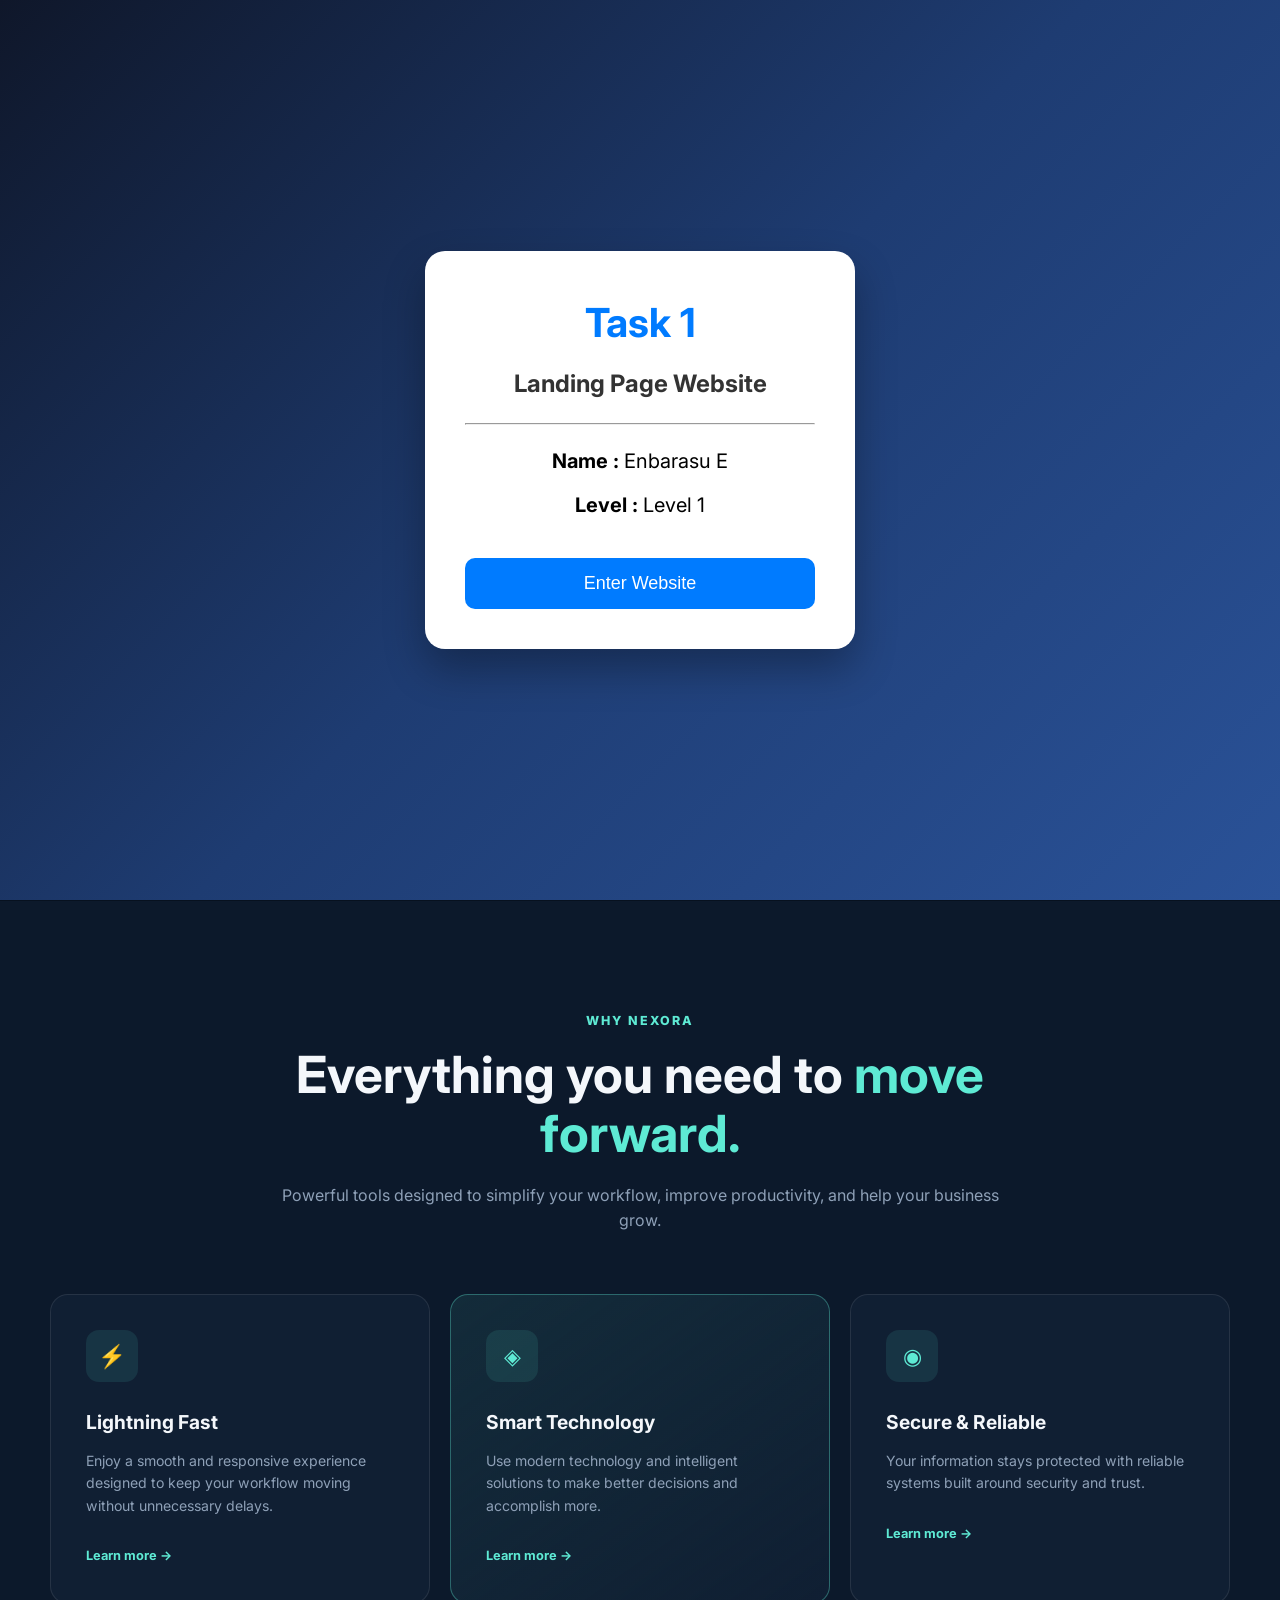
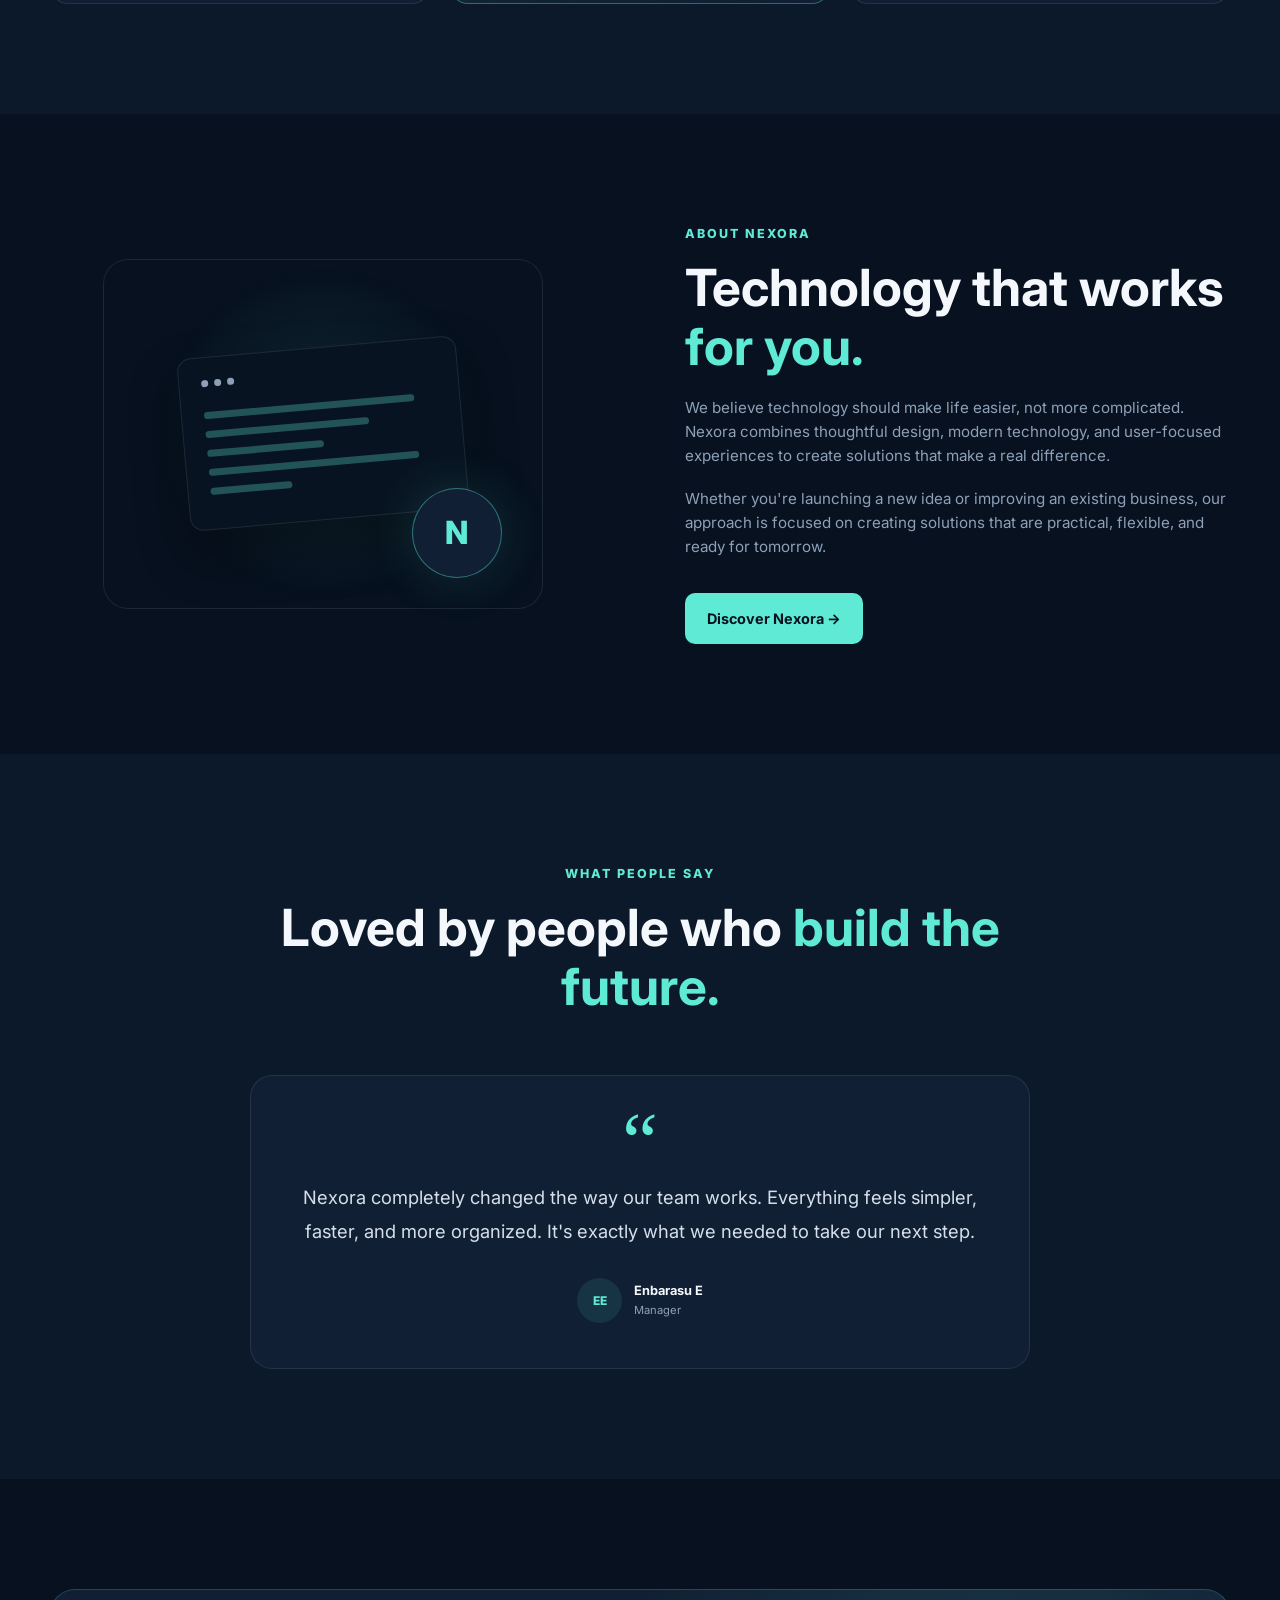
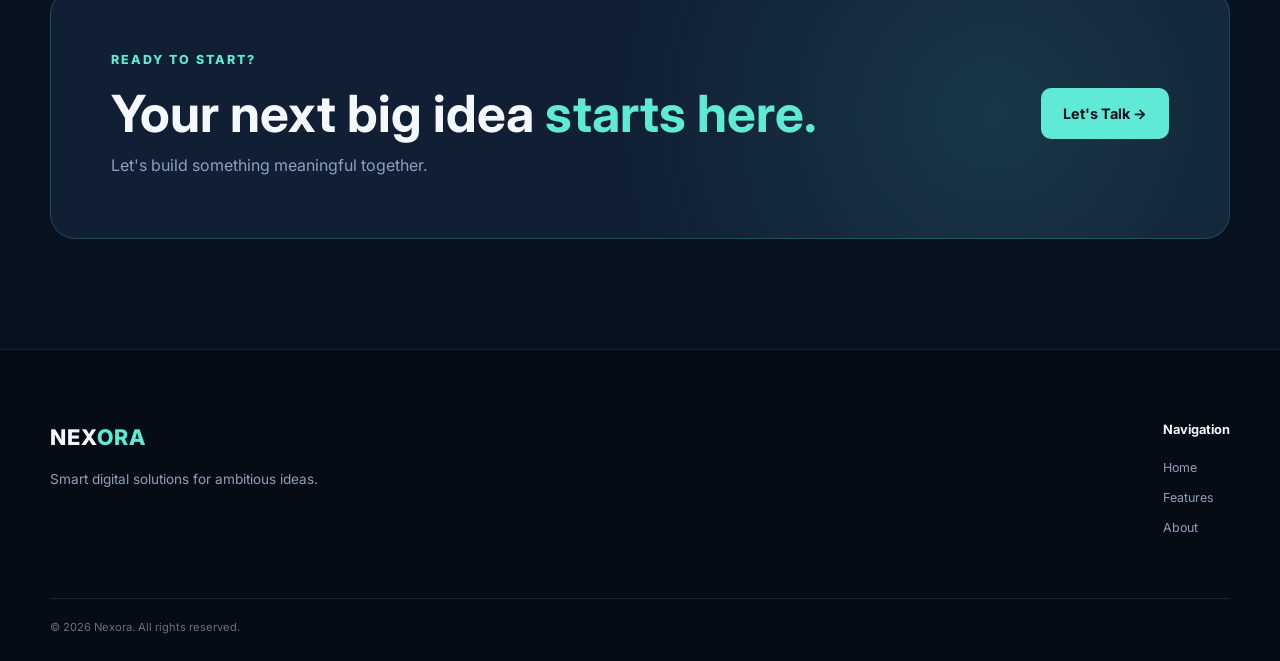
<file: WebDev-L1-LandingPage/index.html>
<!DOCTYPE html>
<html lang="en">
<head>
    <meta charset="UTF-8">
    <meta name="viewport" content="width=device-width, initial-scale=1.0">

    <title>Nexora | Smart Digital Solutions</title>

    <link rel="stylesheet" href="style.css">

    <!-- Google Font -->
    <link rel="preconnect" href="https://fonts.googleapis.com">
    <link rel="preconnect" href="https://fonts.gstatic.com" crossorigin>
    <link href="https://fonts.googleapis.com/css2?family=Inter:wght@400;500;600;700;800&display=swap" rel="stylesheet">
</head>

<body>
    <!-- Intro Screen -->
<div id="intro">

    <div class="intro-card">

        <h1>Task 1</h1>

        <h2>Landing Page Website</h2>

        <hr>

        <p><strong>Name :</strong> Enbarasu E</p>

        <p><strong>Level :</strong> Level 1</p>

        <button onclick="enterWebsite()">
            Enter Website
        </button>

    </div>

</div>

    <!-- ================= NAVIGATION ================= -->
    <header class="navbar">
        <div class="nav-container">

            <a href="#home" class="logo">
                NEX<span>ORA</span>
            </a>

            <nav class="nav-links">
                <a href="#home">Home</a>
                <a href="#features">Features</a>
                <a href="#about">About</a>
                <a href="#contact">Contact</a>
            </nav>

            <a href="#contact" class="nav-button">Get Started</a>

        </div>
    </header>


    <!-- ================= HERO SECTION ================= -->
    <main>

        <section class="hero" id="home">

            <div class="hero-container">

                <div class="hero-content">

                    <div class="badge">
                        ✦ Smart solutions for a better future
                    </div>

                    <h1>
                        Build smarter.
                        <span>Grow faster.</span>
                    </h1>

                    <p>
                        Nexora helps modern businesses turn bold ideas into
                        powerful digital experiences that are simple, scalable,
                        and built for the future.
                    </p>

                    <div class="hero-buttons">
                        <a href="#contact" class="primary-button">
                            Start Your Journey →
                        </a>

                        <a href="#features" class="secondary-button">
                            Explore Features
                        </a>
                    </div>

                    <div class="hero-stats">

                        <div class="stat">
                            <strong>10K+</strong>
                            <span>Users</span>
                        </div>

                        <div class="stat">
                            <strong>98%</strong>
                            <span>Satisfaction</span>
                        </div>

                        <div class="stat">
                            <strong>24/7</strong>
                            <span>Support</span>
                        </div>

                    </div>

                </div>


                <!-- Hero visual -->
                <div class="hero-visual">

                    <div class="glow-circle"></div>

                    <div class="dashboard-card">

                        <div class="dashboard-top">
                            <span>Performance</span>
                            <span class="online">● Live</span>
                        </div>

                        <div class="chart">
                            <div class="chart-line"></div>

                            <div class="chart-point point-one"></div>
                            <div class="chart-point point-two"></div>
                            <div class="chart-point point-three"></div>
                            <div class="chart-point point-four"></div>
                            <div class="chart-point point-five"></div>
                        </div>

                        <div class="dashboard-bottom">

                            <div>
                                <small>Growth</small>
                                <strong>+42.8%</strong>
                            </div>

                            <div class="growth-icon">
                                ↗
                            </div>

                        </div>

                    </div>

                    <div class="floating-card card-one">
                        <span>⚡</span>
                        <div>
                            <strong>Fast</strong>
                            <small>Performance</small>
                        </div>
                    </div>

                    <div class="floating-card card-two">
                        <span>✓</span>
                        <div>
                            <strong>Secure</strong>
                            <small>Protected</small>
                        </div>
                    </div>

                </div>

            </div>

        </section>


        <!-- ================= FEATURES SECTION ================= -->
        <section class="features section" id="features">

            <div class="section-heading">

                <p class="section-label">WHY NEXORA</p>

                <h2>
                    Everything you need to
                    <span>move forward.</span>
                </h2>

                <p class="section-description">
                    Powerful tools designed to simplify your workflow,
                    improve productivity, and help your business grow.
                </p>

            </div>


            <div class="feature-grid">

                <article class="feature-card">

                    <div class="feature-icon">⚡</div>

                    <h3>Lightning Fast</h3>

                    <p>
                        Enjoy a smooth and responsive experience designed
                        to keep your workflow moving without unnecessary delays.
                    </p>

                    <a href="#contact">Learn more →</a>

                </article>


                <article class="feature-card featured">

                    <div class="feature-icon">◈</div>

                    <h3>Smart Technology</h3>

                    <p>
                        Use modern technology and intelligent solutions
                        to make better decisions and accomplish more.
                    </p>

                    <a href="#contact">Learn more →</a>

                </article>


                <article class="feature-card">

                    <div class="feature-icon">◉</div>

                    <h3>Secure & Reliable</h3>

                    <p>
                        Your information stays protected with reliable
                        systems built around security and trust.
                    </p>

                    <a href="#contact">Learn more →</a>

                </article>

            </div>

        </section>


        <!-- ================= ABOUT SECTION ================= -->
        <section class="about section" id="about">

            <div class="about-container">

                <div class="about-visual">

                    <div class="about-box">

                        <div class="mini-window">

                            <div class="window-header">
                                <span></span>
                                <span></span>
                                <span></span>
                            </div>

                            <div class="code-line long"></div>
                            <div class="code-line medium"></div>
                            <div class="code-line short"></div>
                            <div class="code-line long"></div>
                            <div class="code-line tiny"></div>

                        </div>

                        <div class="about-circle">
                            N
                        </div>

                    </div>

                </div>


                <div class="about-content">

                    <p class="section-label">ABOUT NEXORA</p>

                    <h2>
                        Technology that works
                        <span>for you.</span>
                    </h2>

                    <p>
                        We believe technology should make life easier, not
                        more complicated. Nexora combines thoughtful design,
                        modern technology, and user-focused experiences to
                        create solutions that make a real difference.
                    </p>

                    <p>
                        Whether you're launching a new idea or improving an
                        existing business, our approach is focused on creating
                        solutions that are practical, flexible, and ready
                        for tomorrow.
                    </p>

                    <a href="#contact" class="primary-button">
                        Discover Nexora →
                    </a>

                </div>

            </div>

        </section>


        <!-- ================= TESTIMONIAL SECTION ================= -->
        <section class="testimonial section">

            <div class="section-heading">

                <p class="section-label">WHAT PEOPLE SAY</p>

                <h2>
                    Loved by people who
                    <span>build the future.</span>
                </h2>

            </div>


            <div class="testimonial-card">

                <div class="quote-mark">
                    “
                </div>

                <p class="testimonial-text">
                    Nexora completely changed the way our team works.
                    Everything feels simpler, faster, and more organized.
                    It's exactly what we needed to take our next step.
                </p>

                <div class="person">

                    <div class="avatar">
                        EE
                    </div>

                    <div>
                        <strong>Enbarasu E</strong>
                        <span>Manager</span>
                    </div>

                </div>

            </div>

        </section>


        <!-- ================= CTA SECTION ================= -->
        <section class="cta section" id="contact">

            <div class="cta-container">

                <div>
                    <p class="section-label">READY TO START?</p>

                    <h2>
                        Your next big idea
                        <span>starts here.</span>
                    </h2>

                    <p>
                        Let's build something meaningful together.
                    </p>
                </div>

                <a href="mailto:enbarasu2006@gmail.com" class ="primary-button">
                    Let's Talk →
                </a>

            </div>

        </section>

    </main>


    <!-- ================= FOOTER ================= -->
    <footer class="footer">

        <div class="footer-container">

            <div class="footer-brand">

                <a href="#home" class="logo">
                    NEX<span>ORA</span>
                </a>

                <p>
                    Smart digital solutions for ambitious ideas.
                </p>

            </div>


            <div class="footer-links">

                <div>
                    <h4>Navigation</h4>
                    <a href="#home">Home</a>
                    <a href="#features">Features</a>
                    <a href="#about">About</a>
                </div>


            </div>

        </div>


        <div class="footer-bottom">

            <p>
                © 2026 Nexora. All rights reserved.
            </p>

        </div>

    </footer>
    <script>
        function enterWebsite() {
    document.getElementById("intro").style.display = "none";
    document.getElementById("website").style.display = "block";
}
    </script>

</body>
</html>
</file>
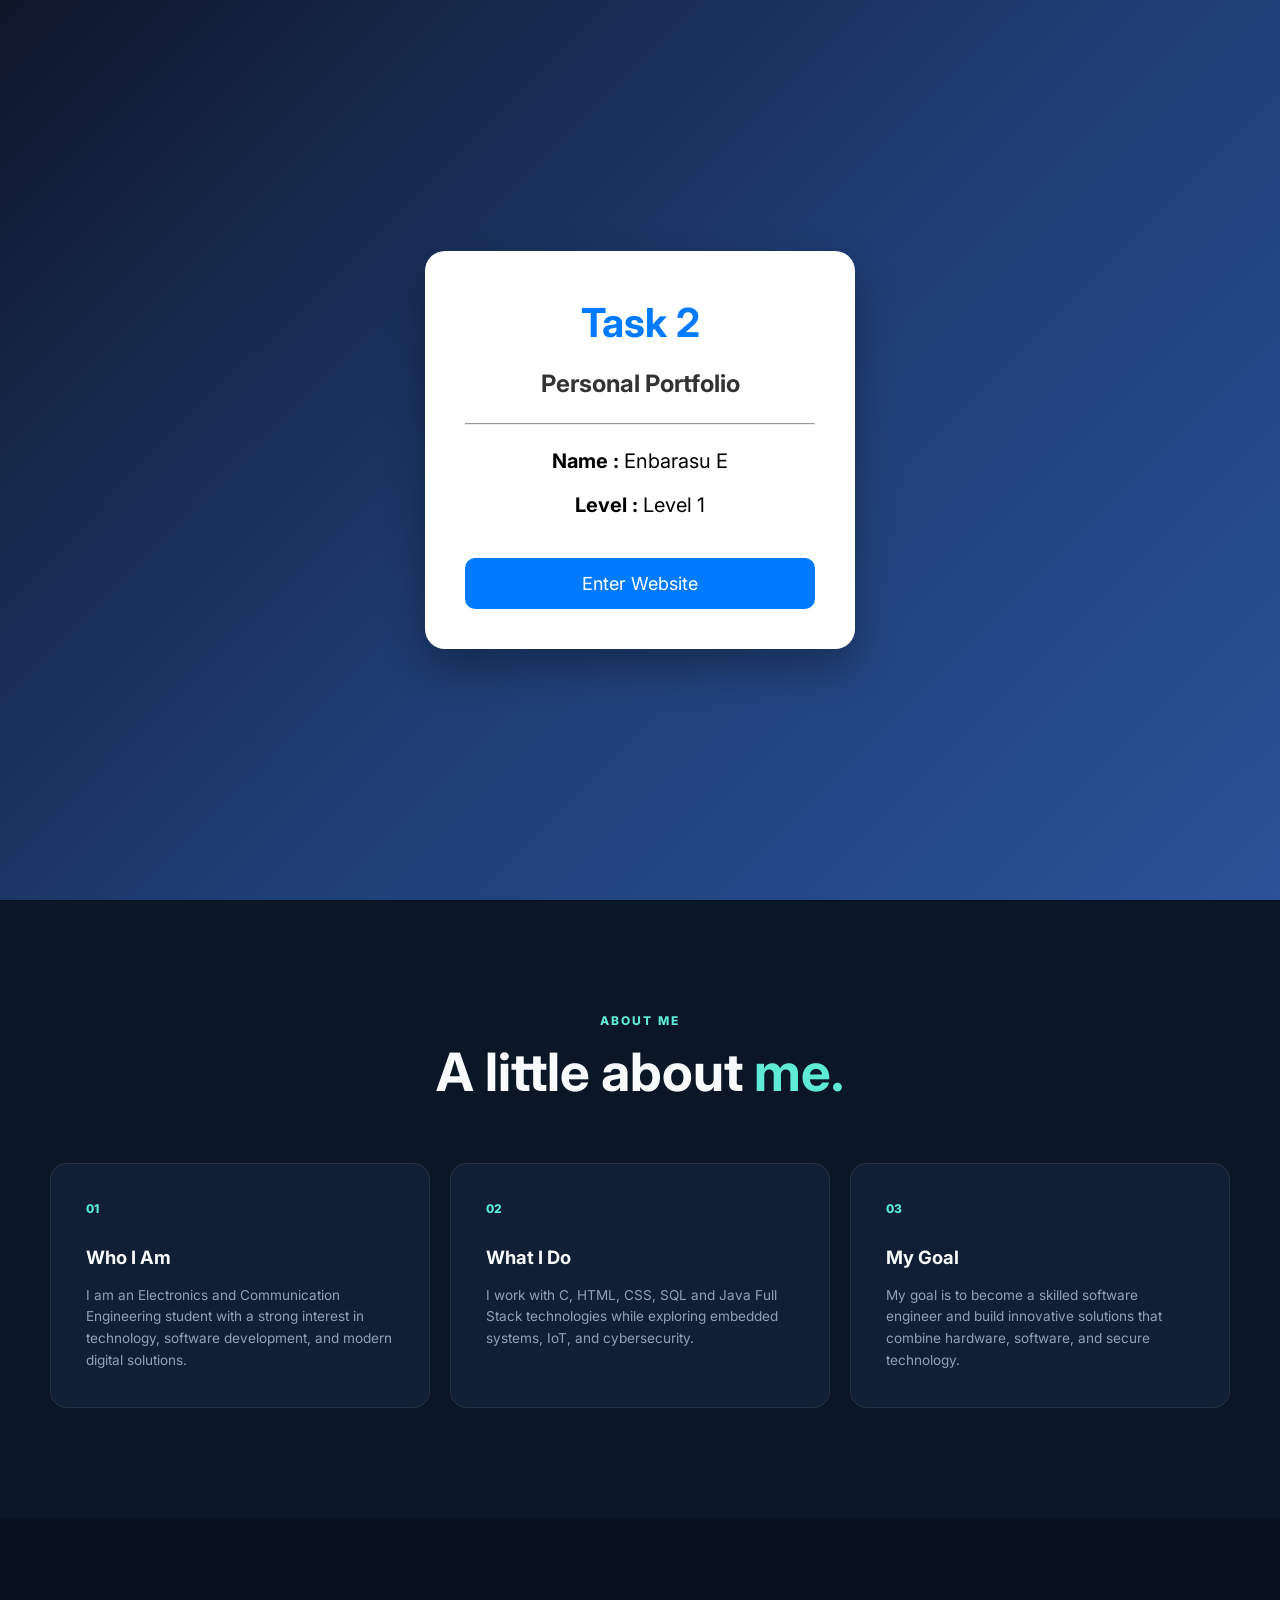
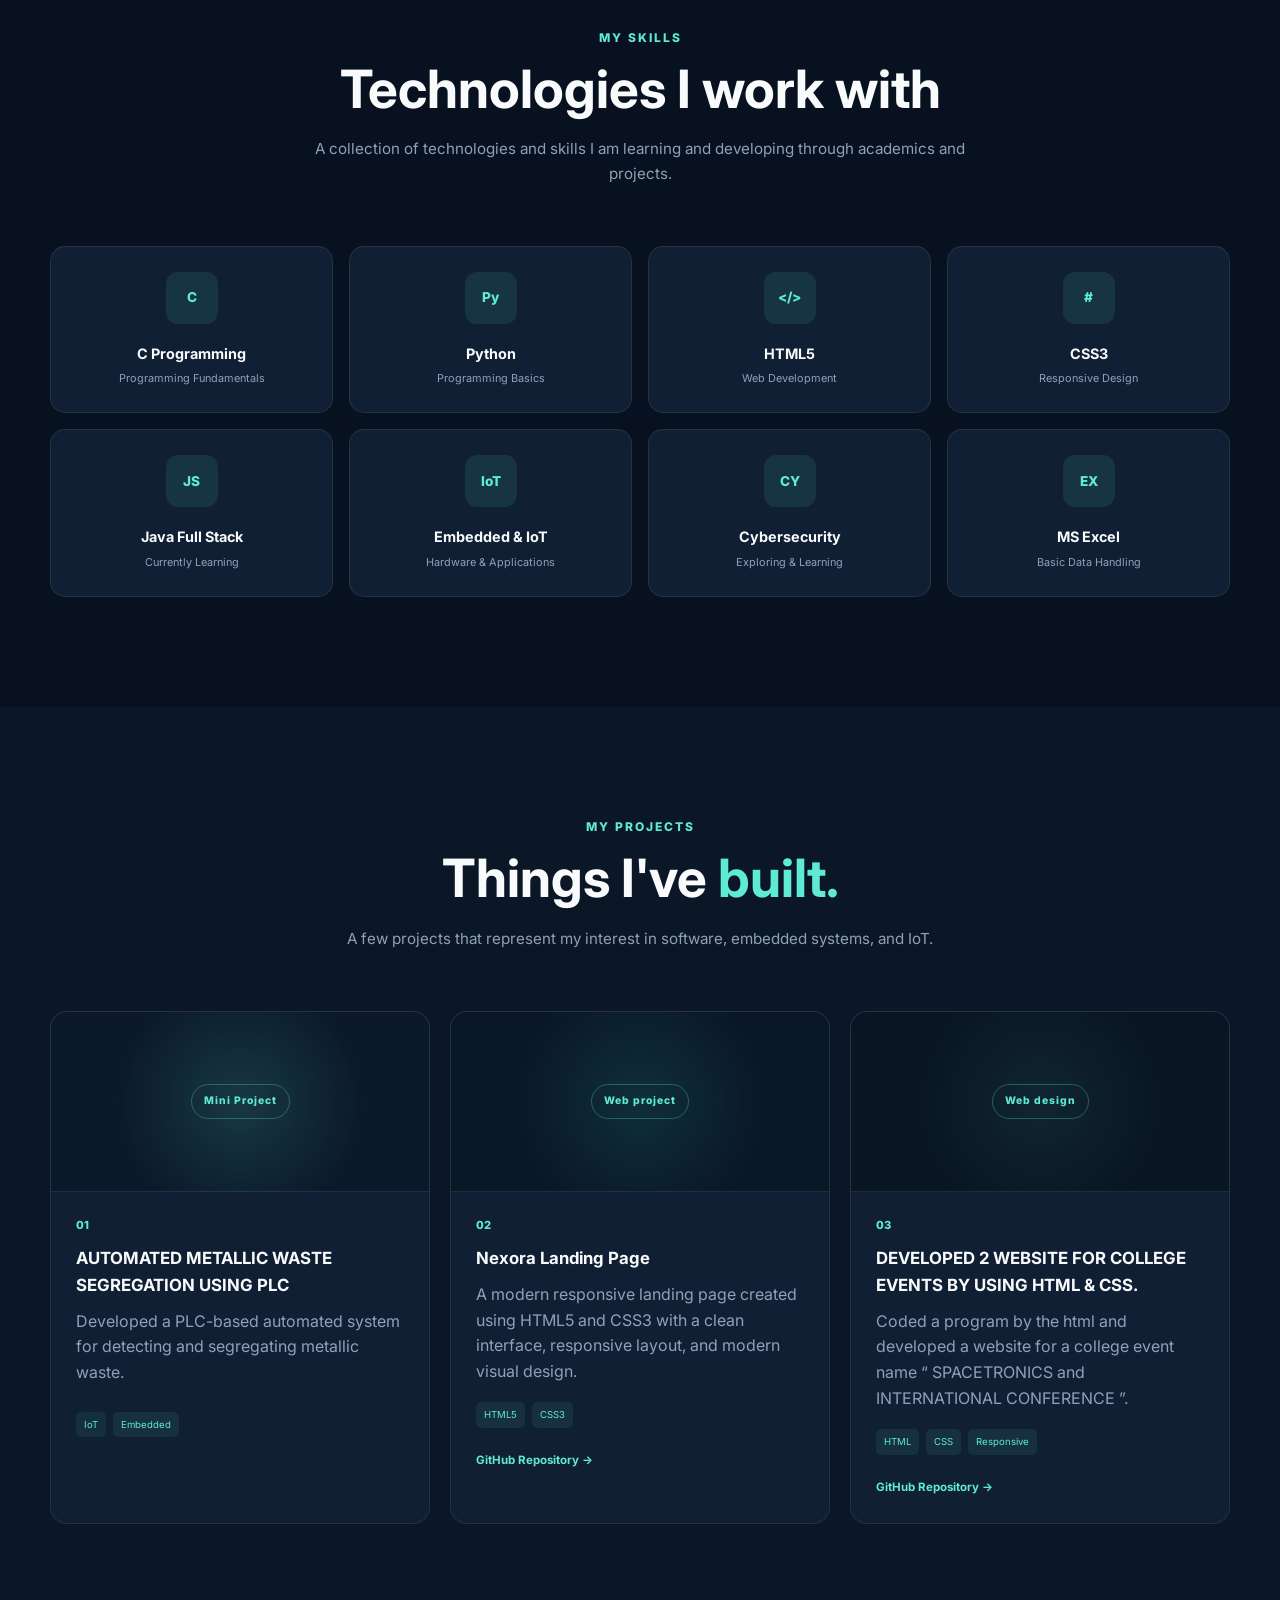
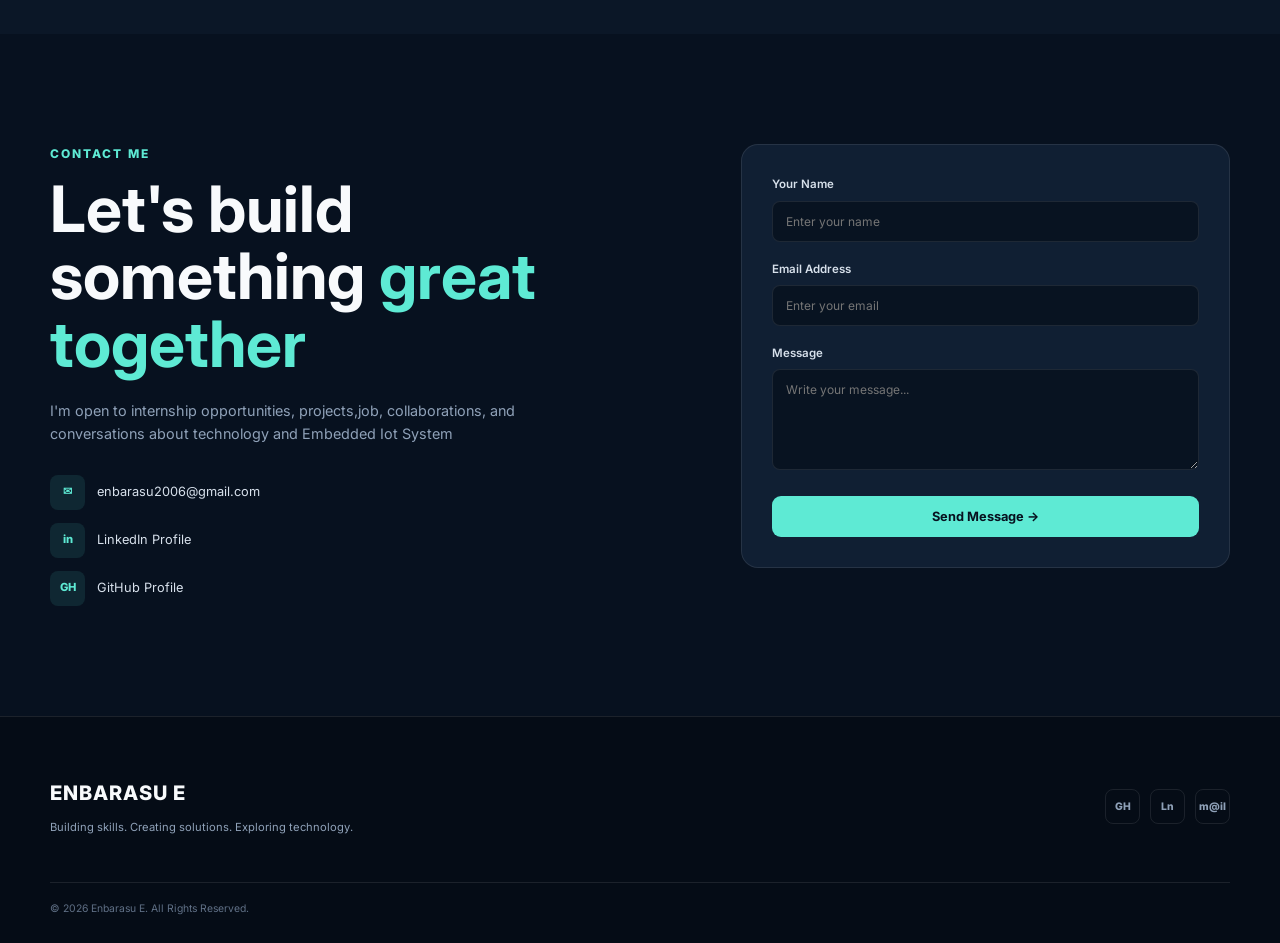
<file: WebDev-L1-Portfolio/index.html>
<!DOCTYPE html>
<html lang="en">

<head>
    <meta charset="UTF-8">
    <meta name="viewport" content="width=device-width, initial-scale=1.0">

    <title>Enbarasu E | Personal Portfolio</title>

    <link rel="stylesheet" href="style.css">

    <!-- Google Font -->
    <link rel="preconnect" href="https://fonts.googleapis.com">
    <link rel="preconnect" href="https://fonts.gstatic.com" crossorigin>
    <link href="https://fonts.googleapis.com/css2?family=Inter:wght@400;500;600;700;800&display=swap" rel="stylesheet">
</head>

<body>

   <div id="intro">

    <div class="intro-card">

        <h1>Task 2</h1>

        <h2>Personal Portfolio</h2>

        <hr>

        <p><strong>Name :</strong> Enbarasu E</p>

        <p><strong>Level :</strong> Level 1</p>

        <button onclick="enterWebsite()">
            Enter Website
        </button>

    </div>

</div>

    <header class="navbar">

        <div class="nav-container">

            <a href="#home" class="logo">
                ENBARASU E
            </a>

            <nav class="nav-links">
                <a href="#home">Home</a>
                <a href="#about">About</a>
                <a href="#skills">Skills</a>
                <a href="#projects">Projects</a>
                <a href="#contact">Contact</a>
            </nav>

            <a href="#contact" class="nav-btn">
                Let's Talk
            </a>

        </div>

    </header>


    <main>

<section class="hero" id="home">

            <div class="hero-container">

                <div class="hero-content">

                    <p class="intro">
                        HELLO, I'M
                    </p>

                    <h1>
                        Enbarasu <span>E</span>
                    </h1>

                    <h2>
                        Electronics & Communication Engineering Student
						<p>ASPIRING ELECTRONICS ENGINEER | FULL STACK DEVELOPER | FUTURE SOFTWARE ENGINEER</p>
                    </h2>

                    <p class="hero-description">
                        Passionate about web development, embedded systems,
                        software engineering, and cybersecurity. I enjoy
                        turning ideas into practical and meaningful digital
                        solutions.
                    </p>

                    <div class="hero-buttons">

                        <a href="#projects" class="primary-btn">
                            View My Projects →
                        </a>

                        <a href="#contact" class="secondary-btn">
                            Contact Me
                        </a>

                    </div>

                </div>


                <!-- Profile Avatar -->

                <div class="profile-area">

                    <div class="profile-ring">

                        <div class="profile-avatar">
							<img src="Enba.jpeg" alt="Enbarasu E">
						</div>

                    </div>

                    <div class="floating-tag tag-one">
                        💻 Web Developer
                    </div>

                    <div class="floating-tag tag-two">
                        ⚡ ECE Student
                    </div>

                </div>

            </div>

        </section>



        <!-- ================= ABOUT ================= -->

        <section class="about section" id="about">

            <div class="section-heading">

                <p class="section-label">
                    ABOUT ME
                </p>

                <h2>
                    A little about <span>me.</span>
                </h2>

            </div>


            <div class="about-container">

                <div class="about-card">

                    <div class="about-number">
                        01
                    </div>

                    <h3>
                        Who I Am
                    </h3>

                    <p>
                        I am an Electronics and Communication Engineering
                        student with a strong interest in technology,
                        software development, and modern digital solutions.
                    </p>

                </div>


                <div class="about-card">

                    <div class="about-number">
                        02
                    </div>

                    <h3>
                        What I Do
                    </h3>

                    <p>
                        I work with C, HTML, CSS, SQL and Java Full Stack
                        technologies while exploring embedded systems,
                        IoT, and cybersecurity.
                    </p>

                </div>


                <div class="about-card">

                    <div class="about-number">
                        03
                    </div>

                    <h3>
                        My Goal
                    </h3>

                    <p>
                        My goal is to become a skilled software engineer and
                        build innovative solutions that combine hardware,
                        software, and secure technology.
                    </p>

                </div>

            </div>

        </section>

        <section class="skills section" id="skills">

            <div class="section-heading">

                <p class="section-label">
                    MY SKILLS
                </p>

                <h2>
                    Technologies I work with
                </h2>

                <p class="section-description">
                    A collection of technologies and skills I am learning
                    and developing through academics and projects.
                </p>

            </div>


            <div class="skills-grid">

                <div class="skill-card">
                    <div class="skill-icon">C</div>
                    <h3>C Programming</h3>
                    <p>Programming Fundamentals</p>
                </div>


                <div class="skill-card">
                    <div class="skill-icon">Py</div>
                    <h3>Python</h3>
                    <p>Programming Basics</p>
                </div>


                <div class="skill-card">
                    <div class="skill-icon">&lt;/&gt;</div>
                    <h3>HTML5</h3>
                    <p>Web Development</p>
                </div>


                <div class="skill-card">
                    <div class="skill-icon">#</div>
                    <h3>CSS3</h3>
                    <p>Responsive Design</p>
                </div>


                <div class="skill-card">
                    <div class="skill-icon">JS</div>
                    <h3>Java Full Stack</h3>
                    <p>Currently Learning</p>
                </div>


                <div class="skill-card">
                    <div class="skill-icon">IoT</div>
                    <h3>Embedded & IoT</h3>
                    <p>Hardware & Applications</p>
                </div>


                <div class="skill-card">
                    <div class="skill-icon">CY</div>
                    <h3>Cybersecurity</h3>
                    <p>Exploring & Learning</p>
                </div>


                <div class="skill-card">
                    <div class="skill-icon">EX</div>
                    <h3>MS Excel</h3>
                    <p>Basic Data Handling</p>
                </div>

            </div>

        </section>


        <!-- ================= PROJECTS ================= -->

        <section class="projects section" id="projects">

            <div class="section-heading">

                <p class="section-label">
                    MY PROJECTS
                </p>

                <h2>
                    Things I've <span>built.</span>
                </h2>

                <p class="section-description">
                    A few projects that represent my interest in software,
                    embedded systems, and IoT.
                </p>

            </div>


            <div class="project-grid">


                <!-- Project 1 -->

                <article class="project-card">

                    <div class="project-image project-one">
                        <span>Mini Project</span>
                    </div>

                    <div class="project-content">

                        <div class="project-number">
                            01
                        </div>

                        <h3>
                            AUTOMATED METALLIC WASTE SEGREGATION USING PLC
                        </h3>

                        <p>
                            Developed a PLC-based automated system for detecting and segregating metallic waste.
                        </p>

                        <div class="project-tags">
                            <span>IoT</span>
                            <span>Embedded</span>
                            
                        </div>

                    </div>

                </article>


                <!-- Project 2 -->

                <article class="project-card">

                    <div class="project-image project-two">
                        <span>Web project</span>
                    </div>

                    <div class="project-content">

                        <div class="project-number">
                            02
                        </div>

                        <h3>
                            Nexora Landing Page
                        </h3>

                        <p>
                            A modern responsive landing page created using
                            HTML5 and CSS3 with a clean interface,
                            responsive layout, and modern visual design.
                        </p>

                        <div class="project-tags">
                            <span>HTML5</span>
                            <span>CSS3</span>
                        </div>

                        <a href="https://github.com/enbarasu2905/OIBSIP" class="project-link">
                            GitHub Repository →
                        </a>

                    </div>

                </article>


                <!-- Project 3 Placeholder -->

                <article class="project-card">

                    <div class="project-image project-three">
                        <span>Web design</span>
                    </div>

                    <div class="project-content">

                        <div class="project-number">
                            03
                        </div>

                        <h3>
                            DEVELOPED 2 WEBSITE FOR COLLEGE EVENTS BY USING HTML & CSS.
                        </h3>

                        <p>
                            Coded a program by the html and developed a website for a college event name  
							“ SPACETRONICS and INTERNATIONAL CONFERENCE ”. 
                        </p>

                        <div class="project-tags">
                            <span>HTML</span>
                            <span>CSS</span>
                            <span>Responsive</span>
                        </div>

                        <a href="https://periadmin.github.io/conference2k26/" class="project-link">
                            GitHub Repository →
                        </a>

                    </div>

                </article>

            </div>

        </section>

        <section class="contact section" id="contact">

            <div class="contact-container">

                <div class="contact-content">

                    <p class="section-label">
                        CONTACT ME
                    </p>

                    <h2>
                        Let's build something
                        <span>great together</span>
                    </h2>

                    <p>
                        I'm open to internship opportunities, projects,job, 
                        collaborations, and conversations about technology and Embedded Iot System
                    </p>

                    <div class="contact-details">

                        <a href="mailto:enbarasu2006@gmail.com">
                            <span>✉</span>
                            enbarasu2006@gmail.com
                        </a>

                        <a href="https://linkedin.com/in/enbarasu-e-763a2628a">
                            <span>in</span>
                            LinkedIn Profile
                        </a>

                        <a href="https://github.com/enbarasu2905">
                            <span>GH</span>
                            GitHub Profile
                        </a>

                    </div>

                </div>


                <form class="contact-form" id="contactForm">

                    <div class="input-group">

                        <label for="name">
                            Your Name
                        </label>

                        <input
                            type="text"
                            id="name"
                            placeholder="Enter your name"
                        >

                    </div>


                    <div class="input-group">

                        <label for="email">
                            Email Address
                        </label>

                        <input
                            type="email"
                            id="email"
                            placeholder="Enter your email"
                        >

                    </div>


                    <div class="input-group">

                        <label for="message">
                            Message
                        </label>

                        <textarea
                            id="message"
                            rows="5"
                            placeholder="Write your message..."
                        ></textarea>

                    </div>


                    <button type="submit" class="primary-btn">
                        Send Message →
                    </button>
					<p id="successMessage" class="success-message">
						✅ Message sent successfully!
					</p>

                </form>

            </div>

        </section>

    </main>

    <footer class="footer">

        <div class="footer-container">

            <div>

                <a href="#home" class="logo">
                    ENBARASU E
                </a>

                <p>
                    Building skills. Creating solutions. Exploring technology.
                </p>

            </div>


            <div class="social-links">

                <a href="https://github.com/enbarasu2905" aria-label="GitHub">
                    GH
                </a>

                <a href="https://linkedin.com/in/enbarasu-e-763a2628a" aria-label="LinkedIn">
                    Ln
                </a>

                <a href="mailto:enbarasu2006@gmail.com" aria-label="Email">
                    m@il
                </a>

            </div>

        </div>


        <div class="copyright">

            <p>
                © 2026 Enbarasu E. All Rights Reserved.
            </p>

        </div>

    </footer>
<script>
    function enterWebsite() {
    document.getElementById("intro").style.display = "none";
    document.getElementById("website").style.display = "block";
}
const form = document.getElementById("contactForm");
const successMessage = document.getElementById("successMessage");

form.addEventListener("submit", function(event) {
    event.preventDefault();

    successMessage.style.display = "block";

    form.reset();

    setTimeout(function() {
        successMessage.style.display = "none";
    }, 3000);
});
</script>

</body>

</html>
</file>
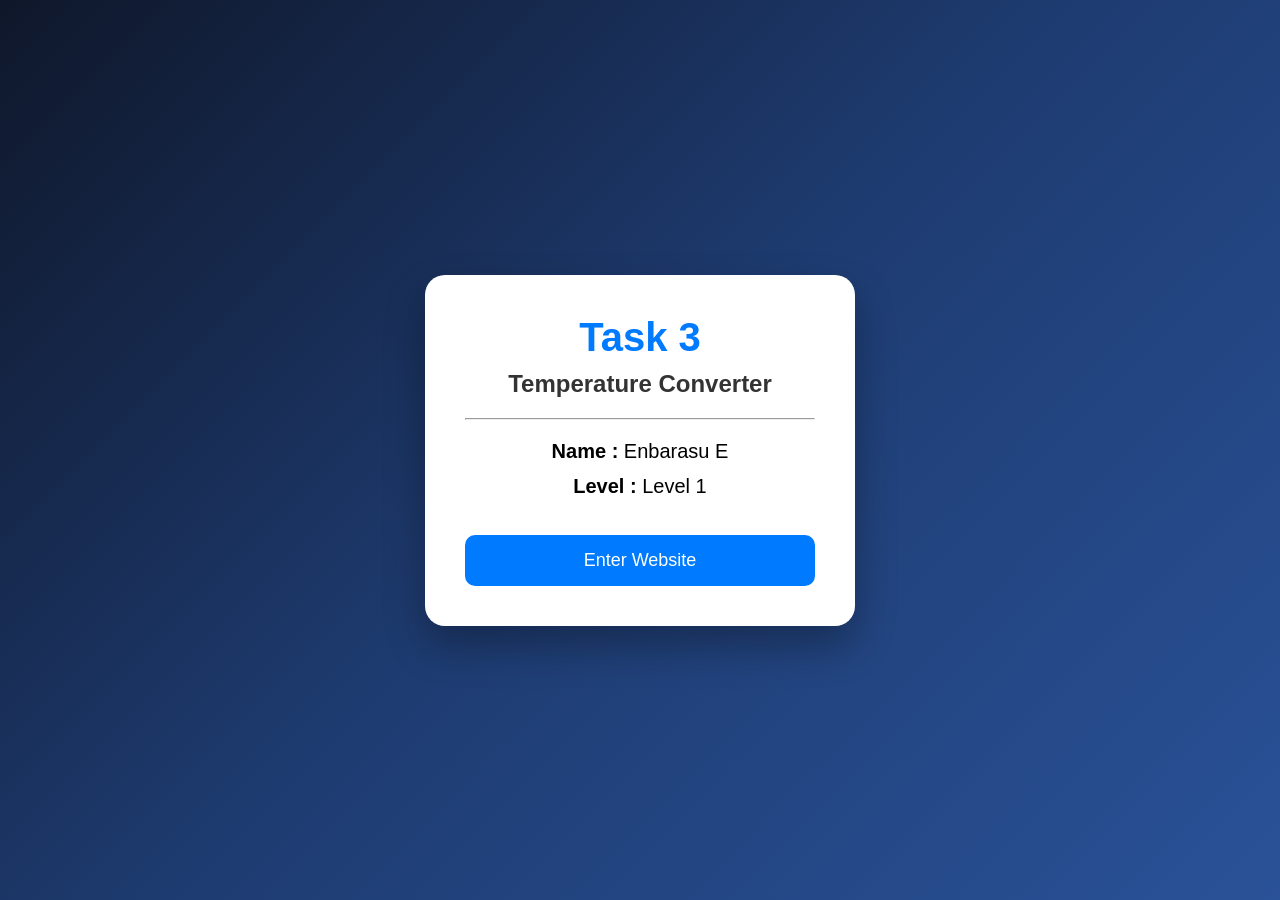
<file: WebDev-L1-TemperatureCalculator/index.html>
<!DOCTYPE html>
<html lang="en">

<head>
    <meta charset="UTF-8">
    <meta name="viewport" content="width=device-width, initial-scale=1.0">
    <title>Temperature Converter</title>

    <link rel="stylesheet" href="style.css">
</head>

<body>
    
<!-- Intro Screen -->
<div id="intro">

    <div class="intro-card">

        <h1>Task 3</h1>

        <h2>Temperature Converter</h2>

        <hr>

        <p><strong>Name :</strong> Enbarasu E</p>

        <p><strong>Level :</strong> Level 1</p>

        <button onclick="enterWebsite()">
            Enter Website
        </button>

    </div>

</div>
    <div id="website" style="display:none;">
    <div class="container">

        <h1>🌡 Temperature Converter</h1>

        <label>Enter Temperature</label>
        <input
            type="number"
            id="temperature"
            placeholder="Enter value">

        <label>Select Input Unit</label>

        <select id="unit">
            <option value="C">Celsius (°C)</option>
            <option value="F">Fahrenheit (°F)</option>
            <option value="K">Kelvin (K)</option>
        </select>

        <button onclick="convertTemperature()">
            Convert
        </button>

        <p id="error"></p>

        <div class="result">

            <h3>Converted Values</h3>

            <p id="celsius">Celsius : --</p>

            <p id="fahrenheit">Fahrenheit : --</p>

            <p id="kelvin">Kelvin : --</p>

        </div>
    </div>
    </div>

<script src="script.js"></script>

</body>
</html>
</file>
<file: WebDev-L1-LandingPage/style.css>
* {
    margin: 0;
    padding: 0;
    box-sizing: border-box;
}

html {
    scroll-behavior: smooth;
}

body {
    font-family: "Inter", Arial, sans-serif;
    background: #07111f;
    color: #f4f7fb;
    line-height: 1.6;
    overflow-x: hidden;
}

a {
    text-decoration: none;
    color: inherit;
}

img {
    max-width: 100%;
    display: block;
}



:root {
    --background: #07111f;
    --background-light: #0c192b;
    --card: #101f33;
    --card-light: #14263d;

    --primary: #5eead4;
    --primary-dark: #2dd4bf;

    --white: #f8fafc;
    --text: #d6dfeb;
    --muted: #8ea0b7;

    --border: rgba(255, 255, 255, 0.09);

    --radius: 18px;
    --max-width: 1180px;
}




.section {
    padding: 110px 20px;
}

.section-heading {
    max-width: 720px;
    margin: 0 auto 60px;
    text-align: center;
}

.section-label {
    color: var(--primary);
    font-size: 0.78rem;
    font-weight: 800;
    letter-spacing: 2px;
    margin-bottom: 14px;
}

.section-heading h2,
.about-content h2,
.cta h2 {
    font-size: clamp(2rem, 4vw, 3.3rem);
    line-height: 1.15;
    margin-bottom: 20px;
}

.section-heading h2 span,
.about-content h2 span,
.cta h2 span {
    color: var(--primary);
}

.section-description {
    color: var(--muted);
    font-size: 1rem;
}

#intro{
    position:fixed;
    top:0;
    left:0;
    width:100%;
    height:100vh;
    display:flex;
    justify-content:center;
    align-items:center;
    background:linear-gradient(135deg,#0f172a,#1e3c72,#2a5298);
    z-index:9999;
}

.intro-card{
    width:430px;
    max-width:90%;
    background:#ffffff;
    border-radius:20px;
    padding:40px;
    text-align:center;
    box-shadow:0 20px 40px rgba(0,0,0,.3);
    animation:fadeIn 1s ease;
}

.intro-card h1{
    color:#007bff;
    font-size:40px;
    margin-bottom:10px;
}

.intro-card h2{
    color:#333;
    margin-bottom:20px;
}

.intro-card hr{
    margin:20px 0;
}

.intro-card p{
    color: black;
    font-size:20px;
    margin:12px 0;
}

.intro-card button{
    margin-top:25px;
    width:100%;
    padding:15px;
    border:none;
    border-radius:10px;
    background:#007bff;
    color:white;
    font-size:18px;
    cursor:pointer;
    transition:.3s;
}

.intro-card button:hover{
    background:#0056b3;
    transform:scale(1.05);
}

@keyframes fadeIn{
    from{
        opacity:0;
        transform:translateY(-30px);
    }
    to{
        opacity:1;
        transform:translateY(0);
    }
}


.navbar {
    position: sticky;
    top: 0;
    z-index: 1000;

    background: rgba(7, 17, 31, 0.88);
    border-bottom: 1px solid var(--border);

    backdrop-filter: blur(14px);
}

.nav-container {
    width: min(100% - 40px, var(--max-width));
    min-height: 76px;
    margin: auto;

    display: flex;
    align-items: center;
    justify-content: space-between;
    gap: 30px;
}

.logo {
    font-size: 1.35rem;
    font-weight: 800;
    letter-spacing: 1px;
}

.logo span {
    color: var(--primary);
}

.nav-links {
    display: flex;
    align-items: center;
    gap: 30px;
}

.nav-links a {
    color: var(--text);
    font-size: 0.9rem;
    transition: 0.3s ease;
}

.nav-links a:hover {
    color: var(--primary);
}

.nav-button {
    padding: 11px 18px;

    border: 1px solid rgba(94, 234, 212, 0.4);
    border-radius: 9px;

    color: var(--primary);
    font-size: 0.85rem;
    font-weight: 700;

    transition: 0.3s ease;
}

.nav-button:hover {
    background: var(--primary);
    color: #07111f;
}




.hero {
    position: relative;
    min-height: calc(100vh - 76px);

    display: flex;
    align-items: center;

    background:
        radial-gradient(
            circle at 80% 30%,
            rgba(45, 212, 191, 0.12),
            transparent 30%
        ),
        var(--background);

    overflow: hidden;
}

.hero-container {
    width: min(100% - 40px, var(--max-width));
    margin: auto;

    display: grid;
    grid-template-columns: 1.05fr 0.95fr;
    align-items: center;
    gap: 70px;

    padding: 80px 0;
}

.badge {
    width: fit-content;

    padding: 8px 13px;
    margin-bottom: 24px;

    border: 1px solid rgba(94, 234, 212, 0.25);
    border-radius: 100px;

    color: var(--primary);
    background: rgba(94, 234, 212, 0.06);

    font-size: 0.78rem;
    font-weight: 600;
}

.hero-content h1 {
    max-width: 680px;

    font-size: clamp(3rem, 7vw, 5.8rem);
    line-height: 0.98;
    letter-spacing: -3px;
}

.hero-content h1 span {
    color: var(--primary);
}

.hero-content > p {
    max-width: 590px;

    margin: 28px 0;

    color: var(--muted);
    font-size: 1.05rem;
}

.hero-buttons {
    display: flex;
    flex-wrap: wrap;
    gap: 14px;
}

.primary-button,
.secondary-button {
    display: inline-flex;
    align-items: center;
    justify-content: center;

    padding: 14px 22px;

    border-radius: 10px;

    font-size: 0.9rem;
    font-weight: 700;

    transition: 0.3s ease;
}

.primary-button {
    background: var(--primary);
    color: #07111f;
}

.primary-button:hover {
    background: #99f6e4;
    transform: translateY(-3px);
}

.secondary-button {
    border: 1px solid var(--border);
    color: var(--white);
}

.secondary-button:hover {
    border-color: var(--primary);
    color: var(--primary);
}

.hero-stats {
    display: flex;
    flex-wrap: wrap;
    gap: 38px;

    margin-top: 55px;
}

.stat {
    display: flex;
    flex-direction: column;
}

.stat strong {
    font-size: 1.4rem;
}

.stat span {
    color: var(--muted);
    font-size: 0.75rem;
}



.hero-visual {
    position: relative;
    min-height: 500px;

    display: flex;
    align-items: center;
    justify-content: center;
}

.glow-circle {
    position: absolute;

    width: 350px;
    height: 350px;

    border-radius: 50%;

    background: rgba(45, 212, 191, 0.12);
    filter: blur(50px);
}

.dashboard-card {
    position: relative;
    z-index: 2;

    width: min(100%, 430px);
    padding: 25px;

    background: rgba(16, 31, 51, 0.9);
    border: 1px solid var(--border);
    border-radius: 22px;

    box-shadow: 0 30px 80px rgba(0, 0, 0, 0.35);
}

.dashboard-top {
    display: flex;
    justify-content: space-between;

    font-size: 0.85rem;
    font-weight: 600;
}

.online {
    color: var(--primary);
    font-size: 0.72rem;
}

.chart {
    position: relative;
    height: 220px;
    margin: 30px 0;

    border-bottom: 1px solid var(--border);

    background:
        linear-gradient(
            rgba(255,255,255,0.04) 1px,
            transparent 1px
        );
    background-size: 100% 45px;
}

.chart-line {
    position: absolute;

    width: 100%;
    height: 100%;

    clip-path: polygon(
        0% 78%,
        20% 63%,
        35% 70%,
        52% 40%,
        68% 52%,
        83% 20%,
        100% 8%,
        100% 14%,
        83% 27%,
        68% 59%,
        52% 48%,
        35% 78%,
        20% 70%,
        0% 85%
    );

    background: var(--primary);
}

.chart-point {
    position: absolute;

    width: 9px;
    height: 9px;

    border-radius: 50%;
    background: var(--primary);

    box-shadow: 0 0 15px rgba(94, 234, 212, 0.8);
}

.point-one {
    left: 20%;
    top: 64%;
}

.point-two {
    left: 52%;
    top: 41%;
}

.point-three {
    left: 68%;
    top: 53%;
}

.point-four {
    left: 83%;
    top: 21%;
}

.point-five {
    right: 0;
    top: 9%;
}

.dashboard-bottom {
    display: flex;
    justify-content: space-between;
    align-items: center;
}

.dashboard-bottom small {
    display: block;

    color: var(--muted);
    font-size: 0.7rem;
}

.dashboard-bottom strong {
    font-size: 1.6rem;
}

.growth-icon {
    width: 45px;
    height: 45px;

    display: grid;
    place-items: center;

    border-radius: 50%;

    color: var(--primary);
    background: rgba(94, 234, 212, 0.1);

    font-size: 1.4rem;
}

.floating-card {
    position: absolute;
    z-index: 3;

    display: flex;
    align-items: center;
    gap: 10px;

    padding: 13px 16px;

    background: var(--card-light);
    border: 1px solid var(--border);
    border-radius: 12px;

    box-shadow: 0 20px 50px rgba(0, 0, 0, 0.3);
}

.floating-card > span {
    width: 35px;
    height: 35px;

    display: grid;
    place-items: center;

    border-radius: 9px;

    color: var(--primary);
    background: rgba(94, 234, 212, 0.1);
}

.floating-card div {
    display: flex;
    flex-direction: column;
}

.floating-card strong {
    font-size: 0.78rem;
}

.floating-card small {
    color: var(--muted);
    font-size: 0.65rem;
}

.card-one {
    top: 75px;
    left: 0;
}

.card-two {
    right: 0;
    bottom: 70px;
}



.features {
    background: var(--background-light);
}

.feature-grid {
    width: min(100%, var(--max-width));

    margin: auto;

    display: grid;
    grid-template-columns: repeat(3, 1fr);
    gap: 20px;
}

.feature-card {
    padding: 35px;

    background: var(--card);
    border: 1px solid var(--border);
    border-radius: var(--radius);

    transition: 0.3s ease;
}

.feature-card:hover {
    transform: translateY(-8px);
    border-color: rgba(94, 234, 212, 0.4);
}

.feature-card.featured {
    border-color: rgba(94, 234, 212, 0.35);
    background:
        linear-gradient(
            145deg,
            rgba(94, 234, 212, 0.09),
            var(--card)
        );
}

.feature-icon {
    width: 52px;
    height: 52px;

    display: grid;
    place-items: center;

    margin-bottom: 25px;

    border-radius: 13px;

    background: rgba(94, 234, 212, 0.1);
    color: var(--primary);

    font-size: 1.4rem;
}

.feature-card h3 {
    margin-bottom: 12px;
    font-size: 1.2rem;
}

.feature-card p {
    margin-bottom: 25px;

    color: var(--muted);
    font-size: 0.88rem;
}

.feature-card a {
    color: var(--primary);
    font-size: 0.8rem;
    font-weight: 700;
}


/* ================= ABOUT ================= */

.about-container {
    width: min(100%, var(--max-width));
    margin: auto;

    display: grid;
    grid-template-columns: 1fr 1fr;
    align-items: center;
    gap: 90px;
}

.about-visual {
    min-height: 420px;

    display: grid;
    place-items: center;
}

.about-box {
    position: relative;

    width: min(100%, 440px);
    height: 350px;

    display: grid;
    place-items: center;

    background:
        radial-gradient(
            circle at center,
            rgba(94, 234, 212, 0.12),
            transparent 60%
        );

    border: 1px solid var(--border);
    border-radius: 25px;
}

.mini-window {
    width: 280px;
    padding: 22px;

    background: #081321;
    border: 1px solid var(--border);
    border-radius: 14px;

    transform: rotate(-5deg);
    box-shadow: 0 25px 50px rgba(0, 0, 0, 0.35);
}

.window-header {
    display: flex;
    gap: 6px;
    margin-bottom: 25px;
}

.window-header span {
    width: 7px;
    height: 7px;

    border-radius: 50%;
    background: var(--muted);
}

.code-line {
    height: 7px;
    margin-bottom: 12px;

    border-radius: 10px;
    background: rgba(94, 234, 212, 0.3);
}

.long {
    width: 90%;
}

.medium {
    width: 70%;
}

.short {
    width: 50%;
}

.tiny {
    width: 35%;
}

.about-circle {
    position: absolute;
    right: 40px;
    bottom: 30px;

    width: 90px;
    height: 90px;

    display: grid;
    place-items: center;

    border: 1px solid rgba(94, 234, 212, 0.4);
    border-radius: 50%;

    background: var(--card);

    color: var(--primary);

    font-size: 2rem;
    font-weight: 800;

    box-shadow: 0 0 50px rgba(94, 234, 212, 0.15);
}

.about-content > p:not(.section-label) {
    margin-bottom: 18px;

    color: var(--muted);
    font-size: 0.95rem;
}

.about-content .primary-button {
    margin-top: 15px;
}



.testimonial {
    background: var(--background-light);
}

.testimonial-card {
    width: min(100%, 780px);

    margin: auto;
    padding: 45px;

    text-align: center;

    background: var(--card);
    border: 1px solid var(--border);
    border-radius: 22px;
}

.quote-mark {
    color: var(--primary);
    font-family: Georgia, serif;
    font-size: 5rem;
    line-height: 0.5;
}

.testimonial-text {
    margin: 20px auto 30px;

    color: var(--text);
    font-size: 1.15rem;
    line-height: 1.8;
}

.person {
    display: flex;
    align-items: center;
    justify-content: center;
    gap: 12px;
}

.avatar {
    width: 45px;
    height: 45px;

    display: grid;
    place-items: center;

    border-radius: 50%;

    background: rgba(94, 234, 212, 0.1);
    color: var(--primary);

    font-size: 0.75rem;
    font-weight: 800;
}

.person div:last-child {
    display: flex;
    flex-direction: column;
    text-align: left;
}

.person strong {
    font-size: 0.8rem;
}

.person span {
    color: var(--muted);
    font-size: 0.7rem;
}



.cta-container {
    width: min(100%, var(--max-width));

    margin: auto;
    padding: 60px;

    display: flex;
    align-items: center;
    justify-content: space-between;
    gap: 40px;

    border: 1px solid rgba(94, 234, 212, 0.2);
    border-radius: 25px;

    background:
        radial-gradient(
            circle at 80% 50%,
            rgba(94, 234, 212, 0.12),
            transparent 40%
        ),
        var(--card);
}

.cta h2 {
    margin-bottom: 10px;
}

.cta-container > div > p:last-child {
    color: var(--muted);
}



.footer {
    padding: 70px 20px 25px;

    background: #050c16;
    border-top: 1px solid var(--border);
}

.footer-container {
    width: min(100%, var(--max-width));

    margin: auto;

    display: flex;
    justify-content: space-between;
    gap: 50px;
}

.footer-brand {
    max-width: 300px;
}

.footer-brand p {
    margin-top: 14px;

    color: var(--muted);
    font-size: 0.85rem;
}

.footer-links {
    display: flex;
    gap: 100px;
}

.footer-links div {
    display: flex;
    flex-direction: column;
    gap: 10px;
}

.footer-links h4 {
    margin-bottom: 7px;

    font-size: 0.8rem;
}

.footer-links a {
    color: var(--muted);
    font-size: 0.78rem;

    transition: 0.3s ease;
}

.footer-links a:hover {
    color: var(--primary);
}

.footer-bottom {
    width: min(100%, var(--max-width));

    margin: 60px auto 0;
    padding-top: 20px;

    display: flex;
    justify-content: space-between;
    gap: 20px;

    border-top: 1px solid var(--border);

    color: #617187;
    font-size: 0.7rem;
}



/* Tablets */

@media (max-width: 900px) {

    .hero-container {
        grid-template-columns: 1fr;
        text-align: center;
    }

    .hero-content {
        display: flex;
        flex-direction: column;
        align-items: center;
    }

    .hero-content > p {
        max-width: 650px;
    }

    .hero-stats {
        justify-content: center;
    }

    .hero-visual {
        min-height: 430px;
    }

    .feature-grid {
        grid-template-columns: 1fr 1fr;
    }

    .feature-card:last-child {
        grid-column: 1 / -1;
        max-width: 50%;
        margin: auto;
    }

    .about-container {
        grid-template-columns: 1fr;
        gap: 40px;
    }

    .about-content {
        text-align: center;
    }

    .about-content .section-label {
        display: block;
    }

    .cta-container {
        flex-direction: column;
        align-items: flex-start;
    }
}


/* Mobile */

@media (max-width: 650px) {

    .section {
        padding: 80px 18px;
    }


    /* Navigation */

    .nav-container {
        width: min(100% - 30px, var(--max-width));
        min-height: 68px;
    }

    .nav-links {
        display: none;
    }

    .nav-button {
        padding: 9px 13px;
        font-size: 0.72rem;
    }


    /* Hero */

    .hero-container {
        width: min(100% - 30px, var(--max-width));
        padding: 65px 0;
        gap: 35px;
    }

    .hero-content h1 {
        font-size: clamp(2.8rem, 14vw, 4rem);
        letter-spacing: -2px;
    }

    .hero-content > p {
        font-size: 0.9rem;
    }

    .hero-buttons {
        width: 100%;
        flex-direction: column;
    }

    .primary-button,
    .secondary-button {
        width: 100%;
    }

    .hero-stats {
        width: 100%;
        gap: 25px;
        justify-content: space-around;
    }

    .hero-visual {
        min-height: 350px;
    }

    .dashboard-card {
        padding: 18px;
    }

    .chart {
        height: 170px;
    }

    .floating-card {
        padding: 9px 11px;
    }

    .floating-card > span {
        width: 28px;
        height: 28px;
    }

    .card-one {
        top: 20px;
        left: -5px;
    }

    .card-two {
        right: -5px;
        bottom: 20px;
    }


    /* Features */

    .feature-grid {
        grid-template-columns: 1fr;
    }

    .feature-card:last-child {
        grid-column: auto;
        max-width: none;
    }


    /* About */

    .about-box {
        height: 300px;
    }

    .mini-window {
        width: 220px;
    }

    .about-circle {
        width: 70px;
        height: 70px;
        right: 15px;
        bottom: 15px;
    }


    /* Testimonial */

    .testimonial-card {
        padding: 30px 20px;
    }

    .testimonial-text {
        font-size: 0.95rem;
    }


    /* CTA */

    .cta-container {
        padding: 35px 25px;
    }


    /* Footer */

    .footer-container {
        flex-direction: column;
    }

    .footer-links {
        gap: 60px;
    }

    .footer-bottom {
        flex-direction: column;
        gap: 8px;
    }

}


/* Small mobile */

@media (max-width: 400px) {

    .logo {
        font-size: 1.1rem;
    }

    .nav-button {
        display: none;
    }

    .hero-stats {
        gap: 15px;
    }

    .stat strong {
        font-size: 1.15rem;
    }

    .stat span {
        font-size: 0.65rem;
    }

    .floating-card {
        transform: scale(0.85);
    }

}
</file>
<file: WebDev-L1-Portfolio/style.css>
* {
    margin: 0;
    padding: 0;
    box-sizing: border-box;
}

html {
    scroll-behavior: smooth;
}

body {
    font-family: "Inter", Arial, sans-serif;
    background: #07111f;
    color: #f8fafc;
    line-height: 1.6;
    overflow-x: hidden;
}

a {
    text-decoration: none;
    color: inherit;
}

button,
input,
textarea {
    font-family: inherit;
}


/* ================= VARIABLES ================= */

:root {
    --background: #07111f;
    --background-light: #0b1727;

    --card: #101f33;
    --card-light: #14263d;

    --primary: #5eead4;
    --primary-dark: #2dd4bf;

    --white: #f8fafc;
    --text: #d7e0eb;
    --muted: #8fa1b8;

    --border: rgba(255, 255, 255, 0.09);

    --max-width: 1180px;
}


/* ================= COMMON ================= */

.section {
    padding: 110px 20px;
}

.section-heading {
    width: min(100%, 700px);
    margin: 0 auto 60px;
    text-align: center;
}

.section-label {
    margin-bottom: 12px;

    color: var(--primary);

    font-size: 0.75rem;
    font-weight: 800;
    letter-spacing: 2px;
}

.section-heading h2 {
    font-size: clamp(2rem, 5vw, 3.3rem);
    line-height: 1.15;
}

.section-heading h2 span {
    color: var(--primary);
}

.section-description {
    margin-top: 18px;

    color: var(--muted);
    font-size: 0.95rem;
}


#intro{
    position:fixed;
    top:0;
    left:0;
    width:100%;
    height:100vh;
    display:flex;
    justify-content:center;
    align-items:center;
    background:linear-gradient(135deg,#0f172a,#1e3c72,#2a5298);
    z-index:9999;
}

.intro-card{
    width:430px;
    max-width:90%;
    background:#ffffff;
    border-radius:20px;
    padding:40px;
    text-align:center;
    box-shadow:0 20px 40px rgba(0,0,0,.3);
    animation:fadeIn 1s ease;
}

.intro-card h1{
    color:#007bff;
    font-size:40px;
    margin-bottom:10px;
}

.intro-card h2{
    color:#333;
    margin-bottom:20px;
}

.intro-card hr{
    margin:20px 0;
}

.intro-card p{
    color: black;
    font-size:20px;
    margin:12px 0;
}

.intro-card button{
    margin-top:25px;
    width:100%;
    padding:15px;
    border:none;
    border-radius:10px;
    background:#007bff;
    color:white;
    font-size:18px;
    cursor:pointer;
    transition:.3s;
}

.intro-card button:hover{
    background:#0056b3;
    transform:scale(1.05);
}

@keyframes fadeIn{
    from{
        opacity:0;
        transform:translateY(-30px);
    }
    to{
        opacity:1;
        transform:translateY(0);
    }
}
.navbar {
    position: sticky;
    top: 0;
    z-index: 1000;

    background: rgba(7, 17, 31, 0.9);
    border-bottom: 1px solid var(--border);

    backdrop-filter: blur(15px);
}

.nav-container {
    width: min(100% - 40px, var(--max-width));
    min-height: 75px;

    margin: auto;

    display: flex;
    align-items: center;
    justify-content: space-between;
    gap: 25px;
}

.logo {
    font-size: 1.25rem;
    font-weight: 800;
    letter-spacing: 1px;
}

.logo span {
    color: var(--primary);
}

.nav-links {
    display: flex;
    align-items: center;
    gap: 28px;
}

.nav-links a {
    color: var(--text);
    font-size: 0.82rem;

    transition: 0.3s ease;
}

.nav-links a:hover {
    color: var(--primary);
}

.nav-btn {
    padding: 10px 17px;

    border: 1px solid rgba(94, 234, 212, 0.4);
    border-radius: 8px;

    color: var(--primary);

    font-size: 0.78rem;
    font-weight: 700;

    transition: 0.3s ease;
}

.nav-btn:hover {
    background: var(--primary);
    color: #07111f;
}


.hero {
    min-height: calc(100vh - 75px);

    display: flex;
    align-items: center;

    background:
        radial-gradient(
            circle at 80% 25%,
            rgba(94, 234, 212, 0.12),
            transparent 30%
        ),
        var(--background);
}

.hero-container {
    width: min(100% - 40px, var(--max-width));

    margin: auto;
    padding: 90px 0;

    display: grid;
    grid-template-columns: 1.1fr 0.9fr;
    align-items: center;
    gap: 70px;
}

.intro {
    margin-bottom: 12px;

    color: var(--primary);

    font-size: 1rem;
    font-weight: 800;
    letter-spacing: 3px;
}

.hero h1 {
    font-size: clamp(3.5rem, 8vw, 4rem);
    line-height: 0.95;
    letter-spacing: -4px;
}

.hero h1 span {
    color: var(--primary);
}

.hero h2 {
    margin-top: 22px;

    color: var(--text);

    font-size: 1.3rem;
    font-weight: 600;
}

.hero-description {
    max-width: 620px;

    margin: 22px 0 30px;

    color: var(--muted);
    font-size: 0.95rem;
}

.hero-buttons {
    display: flex;
    flex-wrap: wrap;
    gap: 13px;
}

.primary-btn,
.secondary-btn {
    display: inline-flex;
    align-items: center;
    justify-content: center;

    padding: 13px 21px;

    border-radius: 9px;

    font-size: 0.8rem;
    font-weight: 700;

    transition: 0.3s ease;
}

.primary-btn {
    border: none;

    background: var(--primary);
    color: #07111f;

    cursor: pointer;
}

.primary-btn:hover {
    background: #99f6e4;
    transform: translateY(-3px);
}

.secondary-btn {
    border: 1px solid var(--border);
    color: var(--white);
}

.secondary-btn:hover {
    border-color: var(--primary);
    color: var(--primary);
}


/* ================= PROFILE ================= */

.profile-area {
    position: relative;

    min-height: 430px;

    display: grid;
    place-items: center;
}

.profile-ring {
    width: 310px;
    height: 310px;

    display: grid;
    place-items: center;

    border: 1px solid rgba(94, 234, 212, 0.35);
    border-radius: 50%;

    background:
        radial-gradient(
            circle,
            rgba(94, 234, 212, 0.15),
            transparent 65%
        );

    box-shadow:
        0 0 80px rgba(94, 234, 212, 0.08);
}

.profile-avatar {
    width: 220px;
    height: 220px;
    overflow: hidden;

    display: flex;
    justify-content: center;
    align-items: center;

    border: 4px solid #5eead4;
    border-radius: 50%;

    background: #14263d;

    box-shadow: 0 20px 50px rgba(0,0,0,0.35);
}

.profile-avatar img {
    width: 100%;
    height: 100%;
    object-fit: cover;
}

.floating-tag {
    position: absolute;

    padding: 11px 15px;

    background: var(--card-light);
    border: 1px solid var(--border);
    border-radius: 10px;

    color: var(--text);

    font-size: 0.7rem;
    font-weight: 600;

    box-shadow: 0 20px 50px rgba(0, 0, 0, 0.3);
}

.tag-one {
    top: 70px;
    left: 5px;
}

.tag-two {
    right: 0;
    bottom: 65px;
}


/* ================= ABOUT ================= */

.about {
    background: var(--background-light);
}

.about-container {
    width: min(100%, var(--max-width));

    margin: auto;

    display: grid;
    grid-template-columns: repeat(3, 1fr);
    gap: 20px;
}

.about-card {
    position: relative;

    padding: 35px;

    background: var(--card);
    border: 1px solid var(--border);
    border-radius: 17px;

    transition: 0.3s ease;
}

.about-card:hover {
    transform: translateY(-6px);
    border-color: rgba(94, 234, 212, 0.35);
}

.about-number {
    margin-bottom: 25px;

    color: var(--primary);

    font-size: 0.75rem;
    font-weight: 800;
}

.about-card h3 {
    margin-bottom: 12px;
    font-size: 1.15rem;
}

.about-card p {
    color: var(--muted);
    font-size: 0.85rem;
}

/* ================= SKILLS ================= */

.skills-grid {
    width: min(100%, var(--max-width));

    margin: auto;

    display: grid;
    grid-template-columns: repeat(4, 1fr);
    gap: 16px;
}

.skill-card {
    padding: 25px 20px;

    text-align: center;

    background: var(--card);
    border: 1px solid var(--border);
    border-radius: 15px;

    transition: 0.3s ease;
}

.skill-card:hover {
    transform: translateY(-5px);
    border-color: rgba(94, 234, 212, 0.4);
}

.skill-icon {
    width: 52px;
    height: 52px;

    margin: 0 auto 18px;

    display: grid;
    place-items: center;

    border-radius: 12px;

    background: rgba(94, 234, 212, 0.1);
    color: var(--primary);

    font-size: 0.85rem;
    font-weight: 800;
}

.skill-card h3 {
    font-size: 0.9rem;
}

.skill-card p {
    margin-top: 5px;

    color: var(--muted);

    font-size: 0.68rem;
}


/* ================= PROJECTS ================= */

.projects {
    background: var(--background-light);
}

.project-grid {
    width: min(100%, var(--max-width));

    margin: auto;

    display: grid;
    grid-template-columns: repeat(3, 1fr);
    gap: 20px;
}

.project-card {
    overflow: hidden;

    background: var(--card);
    border: 1px solid var(--border);
    border-radius: 17px;

    transition: 0.3s ease;
}

.project-card:hover {
    transform: translateY(-7px);
    border-color: rgba(94, 234, 212, 0.35);
}

.project-image {
    height: 180px;

    display: grid;
    place-items: center;

    border-bottom: 1px solid var(--border);
}

.project-image span {
    padding: 8px 12px;

    border: 1px solid rgba(94, 234, 212, 0.3);
    border-radius: 100px;

    color: var(--primary);

    font-size: 0.65rem;
    font-weight: 800;
    letter-spacing: 1px;
}

.project-one {
    background:
        radial-gradient(
            circle at center,
            rgba(94, 234, 212, 0.15),
            transparent 60%
        ),
        #0b192a;
}

.project-two {
    background:
        radial-gradient(
            circle at center,
            rgba(45, 212, 191, 0.13),
            transparent 60%
        ),
        #0a1726;
}

.project-three {
    background:
        radial-gradient(
            circle at center,
            rgba(94, 234, 212, 0.08),
            transparent 60%
        ),
        #091523;
}

.project-content {
    padding: 25px;
}

.project-number {
    margin-bottom: 10px;

    color: var(--primary);

    font-size: 0.7rem;
    font-weight: 800;
}

.project-content h3 {
    margin-bottom: 10px;

    font-size: 1.05rem;
}

.project-content p {
    min-height: 85px;

    color: var(--muted);

    font-size: 1rem;
}

.project-tags {
    display: flex;
    flex-wrap: wrap;
    gap: 7px;

    margin: 18px 0;
}

.project-tags span {
    padding: 5px 8px;

    border-radius: 5px;

    background: rgba(94, 234, 212, 0.08);
    color: var(--primary);

    font-size: 0.6rem;
}

.project-link {
    color: var(--primary);

    font-size: 0.72rem;
    font-weight: 700;
}


/* ================= CONTACT ================= */

.contact-container {
    width: min(100%, var(--max-width));

    margin: auto;

    display: grid;
    grid-template-columns: 1fr 0.8fr;
    gap: 80px;
    align-items: start;
}

.contact-content h2 {
    max-width: 600px;

    font-size: clamp(2.3rem, 5vw, 4rem);
    line-height: 1.05;
}

.contact-content h2 span {
    color: var(--primary);
}

.contact-content > p:not(.section-label) {
    max-width: 550px;

    margin: 22px 0;

    color: var(--muted);
    font-size: 0.9rem;
}

.contact-details {
    display: flex;
    flex-direction: column;
    gap: 13px;

    margin-top: 30px;
}

.contact-details a {
    display: flex;
    align-items: center;
    gap: 12px;

    color: var(--text);

    font-size: 0.8rem;
}

.contact-details a span {
    width: 35px;
    height: 35px;

    display: grid;
    place-items: center;

    border-radius: 8px;

    background: rgba(94, 234, 212, 0.1);
    color: var(--primary);

    font-size: 0.7rem;
    font-weight: 800;
}

.contact-form {
    padding: 30px;

    background: var(--card);
    border: 1px solid var(--border);
    border-radius: 17px;
}

.input-group {
    margin-bottom: 18px;
}

.input-group label {
    display: block;

    margin-bottom: 7px;

    color: var(--text);

    font-size: 0.72rem;
    font-weight: 600;
}

.input-group input,
.input-group textarea {
    width: 100%;

    padding: 12px 13px;

    border: 1px solid var(--border);
    border-radius: 8px;
    outline: none;

    background: #081321;
    color: var(--white);

    font-size: 0.75rem;

    resize: vertical;

    transition: 0.3s ease;
}

.input-group input:focus,
.input-group textarea:focus {
    border-color: var(--primary);
}

.contact-form .primary-btn {
    width: 100%;
}

.success-message {
    display:none;
    margin-top:20px;
    padding:12px;
    background:#d1fae5;
    color:#065f46;
    border-radius:8px;
    text-align:center;
    font-weight:600;
}

/* ================= FOOTER ================= */

.footer {
    padding: 60px 20px 25px;

    background: #050c16;
    border-top: 1px solid var(--border);
}

.footer-container {
    width: min(100%, var(--max-width));

    margin: auto;

    display: flex;
    align-items: center;
    justify-content: space-between;
    gap: 30px;
}

.footer-container p {
    margin-top: 10px;

    color: var(--muted);
    font-size: 0.7rem;
}

.social-links {
    display: flex;
    gap: 10px;
}

.social-links a {
    width: 35px;
    height: 35px;

    display: grid;
    place-items: center;

    border: 1px solid var(--border);
    border-radius: 8px;

    color: var(--muted);

    font-size: 0.65rem;
    font-weight: 800;

    transition: 0.3s ease;
}

.social-links a:hover {
    border-color: var(--primary);
    color: var(--primary);
}

.copyright {
    width: min(100%, var(--max-width));

    margin: 45px auto 0;
    padding-top: 18px;

    display: flex;
    justify-content: space-between;
    gap: 20px;

    border-top: 1px solid var(--border);
}

.copyright p {
    margin: 0;

    color: #607086;
    font-size: 0.65rem;
}


/* ================= TABLET ================= */

@media (max-width: 950px) {

    .hero-container {
        grid-template-columns: 1fr;
        text-align: center;
    }

    .hero-content {
        display: flex;
        flex-direction: column;
        align-items: center;
    }

    .profile-area {
        min-height: 380px;
    }

    .about-container {
        grid-template-columns: 1fr 1fr;
    }

    .about-card:last-child {
        grid-column: 1 / -1;
        max-width: 50%;
        margin: auto;
    }

    .skills-grid {
        grid-template-columns: repeat(3, 1fr);
    }

    .project-grid {
        grid-template-columns: 1fr 1fr;
    }

    .project-card:last-child {
        grid-column: 1 / -1;
        max-width: 50%;
        margin: auto;
    }

    .contact-container {
        grid-template-columns: 1fr;
        gap: 50px;
    }

}


/* ================= MOBILE ================= */

@media (max-width: 650px) {

    .section {
        padding: 80px 17px;
    }


    /* Navigation */

    .nav-container {
        width: min(100% - 30px, var(--max-width));
        min-height: 68px;
    }

    .nav-links {
        display: none;
    }

    .nav-btn {
        padding: 8px 12px;
        font-size: 0.68rem;
    }


    /* Hero */

    .hero-container {
        width: min(100% - 30px, var(--max-width));

        padding: 65px 0;

        gap: 35px;
    }

    .hero h1 {
        font-size: clamp(3rem, 16vw, 4.3rem);
        letter-spacing: -2px;
    }

    .hero h2 {
        font-size: 1rem;
    }

    .hero-description {
        font-size: 0.82rem;
    }

    .hero-buttons {
        width: 100%;
        flex-direction: column;
    }

    .primary-btn,
    .secondary-btn {
        width: 100%;
    }


    /* Profile */

    .profile-area {
        min-height: 330px;
    }

    .profile-ring {
        width: 240px;
        height: 240px;
    }

    .profile-avatar {
        width: 170px;
        height: 170px;
    }

    .profile-avatar span {
        font-size: 3rem;
    }

    .floating-tag {
        padding: 8px 10px;
        font-size: 0.6rem;
    }

    .tag-one {
        top: 20px;
        left: 0;
    }

    .tag-two {
        right: 0;
        bottom: 20px;
    }


    /* About */

    .about-container {
        grid-template-columns: 1fr;
    }

    .about-card:last-child {
        grid-column: auto;
        max-width: none;
    }


    /* Skills */

    .skills-grid {
        grid-template-columns: 1fr 1fr;
    }


    /* Projects */

    .project-grid {
        grid-template-columns: 1fr;
    }

    .project-card:last-child {
        grid-column: auto;
        max-width: none;
    }


    /* Contact */

    .contact-container {
        gap: 35px;
    }

    .contact-form {
        padding: 22px;
    }


    /* Footer */

    .footer-container {
        flex-direction: column;
        align-items: flex-start;
    }

    .copyright {
        flex-direction: center;
        gap: 7px;
    }

}


/* ================= SMALL MOBILE ================= */

@media (max-width: 400px) {

    .logo {
        font-size: 1rem;
    }

    .nav-btn {
        display: none;
    }

    .skills-grid {
        grid-template-columns: 1fr;
    }

    .profile-ring {
        width: 210px;
        height: 210px;
    }

    .profile-avatar {
        width: 150px;
        height: 150px;
    }

}
</file>
<file: WebDev-L1-TemperatureCalculator/style.css>
*{
    margin:0;
    padding:0;
    box-sizing:border-box;
    font-family:Arial, Helvetica, sans-serif;
}

body{

    height:100vh;

    display:flex;

    justify-content:center;

    align-items:center;

    background:linear-gradient(135deg,#74ebd5,#ACB6E5);

}

#intro{
    position:fixed;
    top:0;
    left:0;
    width:100%;
    height:100vh;
    display:flex;
    justify-content:center;
    align-items:center;
    background:linear-gradient(135deg,#0f172a,#1e3c72,#2a5298);
    z-index:9999;
}

.intro-card{
    width:430px;
    max-width:90%;
    background:#ffffff;
    border-radius:20px;
    padding:40px;
    text-align:center;
    box-shadow:0 20px 40px rgba(0,0,0,.3);
    animation:fadeIn 1s ease;
}

.intro-card h1{
    color:#007bff;
    font-size:40px;
    margin-bottom:10px;
}

.intro-card h2{
    color:#333;
    margin-bottom:20px;
}

.intro-card hr{
    margin:20px 0;
}

.intro-card p{
    color: black;
    font-size:20px;
    margin:12px 0;
}

.intro-card button{
    margin-top:25px;
    width:100%;
    padding:15px;
    border:none;
    border-radius:10px;
    background:#007bff;
    color:white;
    font-size:18px;
    cursor:pointer;
    transition:.3s;
}

.intro-card button:hover{
    background:#0056b3;
    transform:scale(1.05);
}

@keyframes fadeIn{
    from{
        opacity:0;
        transform:translateY(-30px);
    }
    to{
        opacity:1;
        transform:translateY(0);
    }
}

.container{

    width:380px;

    background:white;

    padding:30px;

    border-radius:15px;

    box-shadow:0 8px 20px rgba(0,0,0,.2);

}

h1{

    text-align:center;

    margin-bottom:25px;

    color:#333;

}

label{

    display:block;

    margin-top:15px;

    margin-bottom:8px;

    font-weight:bold;

}

input,select{

    width:100%;

    padding:12px;

    border-radius:8px;

    border:1px solid #ccc;

    font-size:16px;

}

button{

    width:100%;

    padding:12px;

    margin-top:20px;

    background:#007bff;

    color:white;

    border:none;

    border-radius:8px;

    cursor:pointer;

    font-size:18px;

}

button:hover{

    background:#0056b3;

}

.result{

    margin-top:25px;

    background:#f5f5f5;

    padding:15px;

    border-radius:10px;

}

.result p{

    margin:10px 0;

    font-size:18px;

}

#error{

    color:red;

    margin-top:10px;

    text-align:center;

    font-weight:bold;

}
</file>
